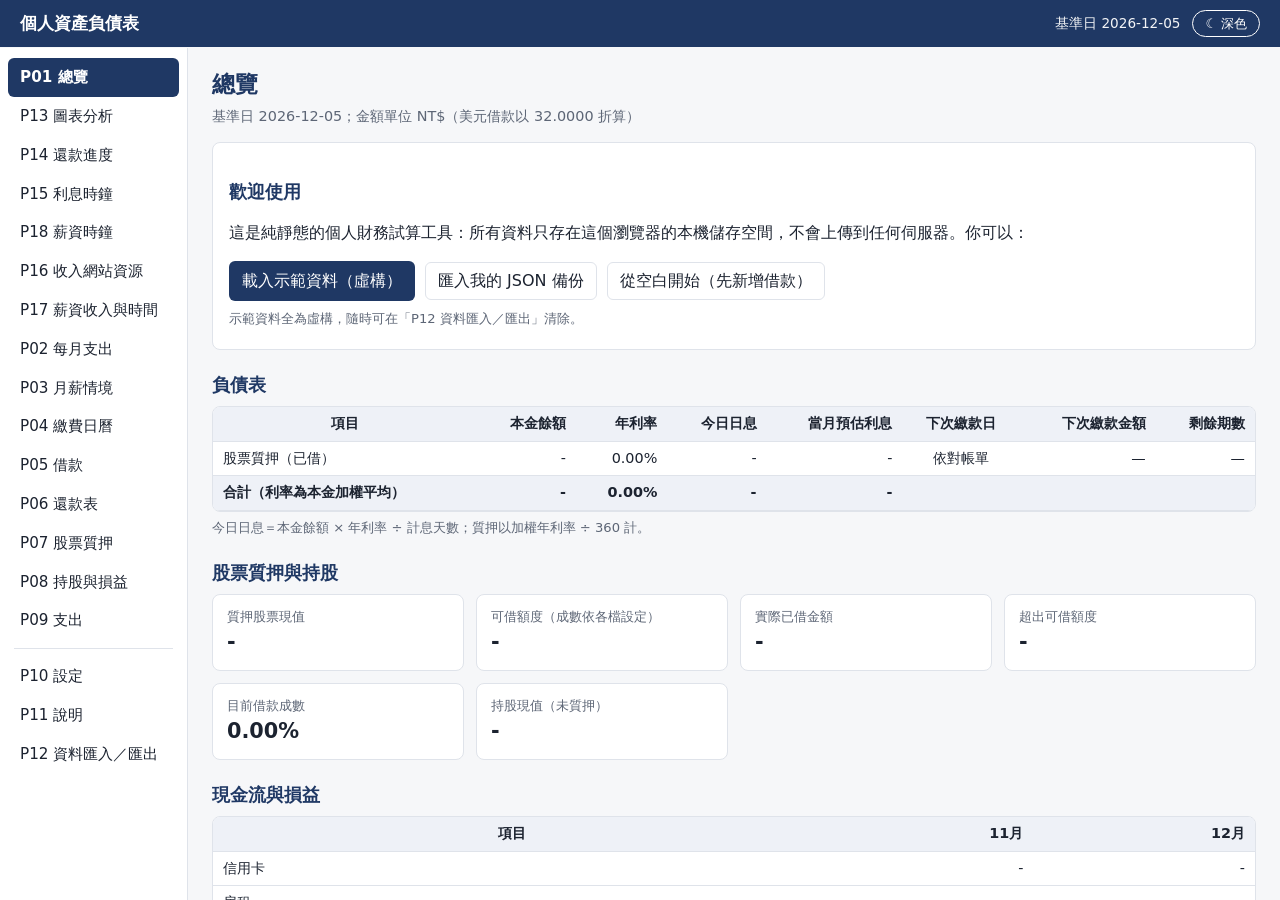
<file: index.html>
<!doctype html>
<html lang="zh-Hant">
<head>
<meta charset="utf-8">
<meta name="viewport" content="width=device-width, initial-scale=1, viewport-fit=cover">
<meta http-equiv="Content-Security-Policy" content="default-src 'self'; script-src 'self'; style-src 'self' 'sha256-3pRED1tOXas1FXFoPb9TGCjmYe9XQsmO9OV23khV2nY=' 'sha256-aSysLrDECVdJ6L+jLf8CC5QKLmwRuk/OZiZk9mYky8A='; img-src 'self' data:; connect-src 'self' https://www.twse.com.tw https://api.finmindtrade.com https://open.er-api.com https://cdn.jsdelivr.net; worker-src 'self' blob:; object-src 'none'; base-uri 'none'; form-action 'none'">
<meta name="referrer" content="no-referrer">
<meta name="robots" content="index,follow">
<meta name="description" content="純前端的個人財務試算工具：借款還款表、提前還款與利率變更、還款進度、每月現金流、股票質押與圖表分析。資料只存在你的瀏覽器，不會上傳；可離線使用。">
<link rel="canonical" href="https://ordinarycas.github.io/balance-sheet/">
<meta property="og:type" content="website">
<meta property="og:locale" content="zh_TW">
<meta property="og:site_name" content="個人資產負債表">
<meta property="og:title" content="個人資產負債表｜借款、還款進度與現金流試算">
<meta property="og:description" content="純前端的個人財務試算工具：資料只存在你的瀏覽器，不會上傳；可離線使用。">
<meta property="og:url" content="https://ordinarycas.github.io/balance-sheet/">
<meta property="og:image" content="https://ordinarycas.github.io/balance-sheet/icons/icon-512.png">
<meta name="twitter:card" content="summary">
<script type="application/ld+json">{"@context":"https://schema.org","@type":"WebApplication","name":"個人資產負債表","url":"https://ordinarycas.github.io/balance-sheet/","applicationCategory":"FinanceApplication","operatingSystem":"Any","inLanguage":"zh-Hant","description":"純前端的個人財務試算工具，資料只存在使用者的瀏覽器。","offers":{"@type":"Offer","price":"0","priceCurrency":"TWD"}}</script>
<meta name="color-scheme" content="light">
<title>個人資產負債表｜借款、還款進度與現金流試算</title>
<link rel="icon" href="icons/icon-192.png" type="image/png">
<link rel="manifest" href="manifest.webmanifest">
<meta name="theme-color" content="#1f3864">
<link rel="stylesheet" href="css/style.css">
</head>
<body>
<a class="skip" href="#main">跳到主要內容</a>
<header class="top">
  <div class="brand">個人資產負債表</div>
  <div class="top-meta" id="top-meta"></div>
  <button type="button" id="install-app" class="theme-toggle" hidden>安裝 App</button>
  <button type="button" id="theme-toggle" class="theme-toggle">☾ 深色</button>
</header>
<div class="layout">
  <nav id="nav" aria-label="主選單"></nav>
  <main id="main" tabindex="-1"><p class="muted">載入中…</p></main>
</div>
<div id="bottomnav" class="bottomnav" role="navigation" aria-label="主要功能"></div>
<div id="toasts" class="toasts" role="status" aria-live="polite"></div>
<noscript><p class="noscript">此網站需要啟用 JavaScript。資料只存在你的瀏覽器中，不會上傳。</p></noscript>
<script type="module" src="js/app.js"></script>
</body>
</html>
</file>
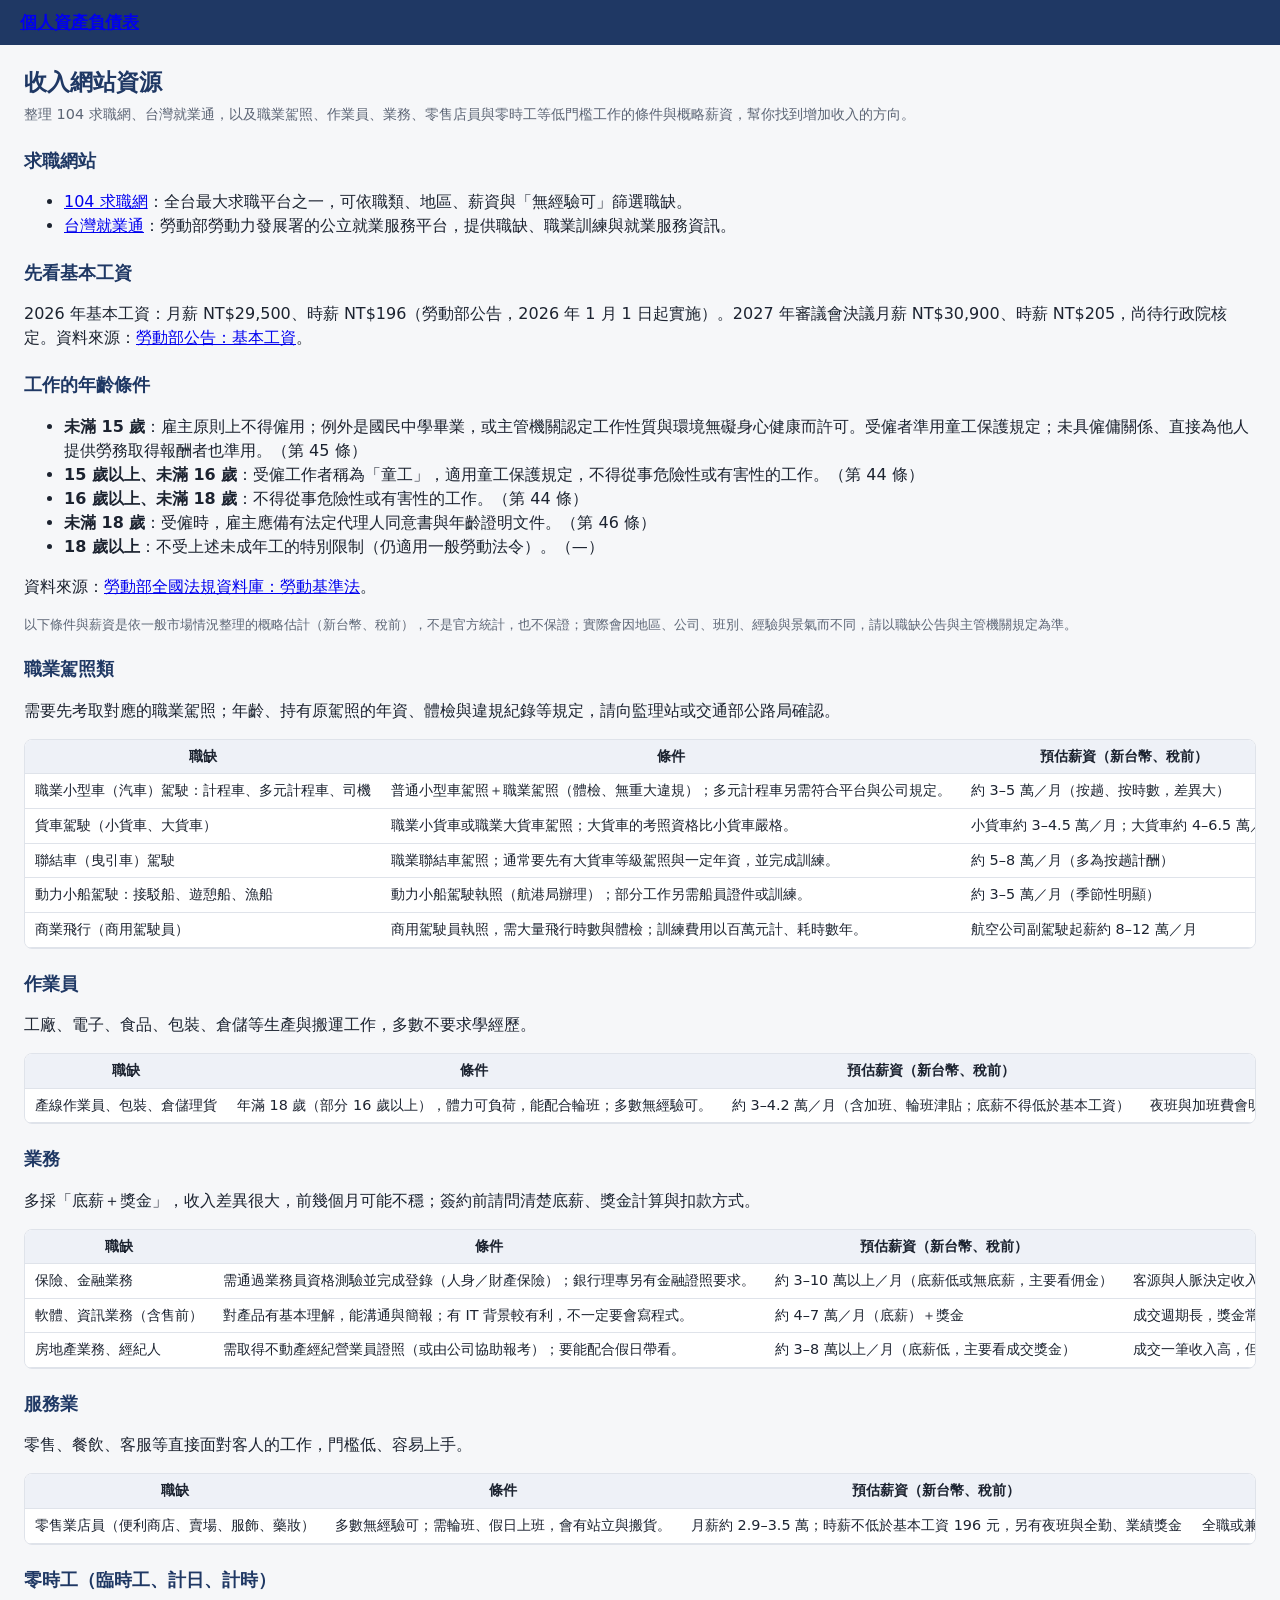
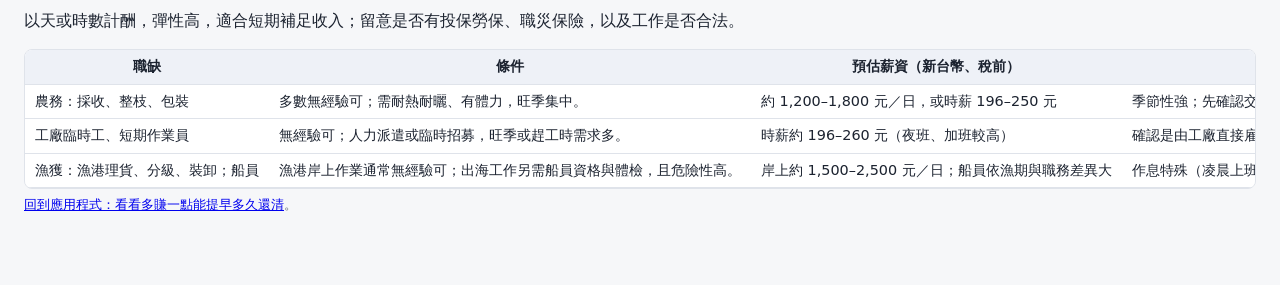
<file: income-resources.html>
<!doctype html>
<html lang="zh-Hant">
<head>
<meta charset="utf-8">
<meta name="viewport" content="width=device-width, initial-scale=1">
<meta http-equiv="Content-Security-Policy" content="default-src 'self'; script-src 'none'; style-src 'self'; img-src 'self' data:; object-src 'none'; base-uri 'none'; form-action 'none'">
<title>收入網站資源｜求職網站與低門檻工作的條件與預估薪資</title>
<meta name="description" content="整理 104 求職網、台灣就業通，以及職業駕照、作業員、業務、零售店員與零時工等低門檻工作的條件與概略薪資，幫你找到增加收入的方向。">
<meta name="robots" content="index,follow">
<link rel="canonical" href="https://ordinarycas.github.io/balance-sheet/income-resources.html">
<meta property="og:type" content="article">
<meta property="og:locale" content="zh_TW">
<meta property="og:title" content="收入網站資源｜求職網站與低門檻工作的條件與預估薪資">
<meta property="og:description" content="整理 104 求職網、台灣就業通，以及職業駕照、作業員、業務、零售店員與零時工等低門檻工作的條件與概略薪資，幫你找到增加收入的方向。">
<meta property="og:url" content="https://ordinarycas.github.io/balance-sheet/income-resources.html">
<meta property="og:image" content="https://ordinarycas.github.io/balance-sheet/icons/icon-512.png">
<meta name="twitter:card" content="summary">
<link rel="icon" href="icons/icon-192.png" type="image/png">
<link rel="stylesheet" href="css/style.css">
<script type="application/ld+json">{"@context":"https://schema.org","@type":"WebPage","name":"收入網站資源｜求職網站與低門檻工作的條件與預估薪資","description":"整理 104 求職網、台灣就業通，以及職業駕照、作業員、業務、零售店員與零時工等低門檻工作的條件與概略薪資，幫你找到增加收入的方向。","url":"https://ordinarycas.github.io/balance-sheet/income-resources.html","inLanguage":"zh-Hant","isPartOf":{"@type":"WebSite","name":"個人資產負債表","url":"https://ordinarycas.github.io/balance-sheet/"}}</script>
</head>
<body>
<header class="top"><div class="brand"><a href="./">個人資產負債表</a></div></header>
<main class="static-page">
<h1>收入網站資源</h1>
<p class="sub">整理 104 求職網、台灣就業通，以及職業駕照、作業員、業務、零售店員與零時工等低門檻工作的條件與概略薪資，幫你找到增加收入的方向。</p>
<section><h2>求職網站</h2>
<ul>
<li><a href="https://www.104.com.tw" rel="noopener noreferrer">104 求職網</a>：全台最大求職平台之一，可依職類、地區、薪資與「無經驗可」篩選職缺。</li>
<li><a href="https://www.taiwanjobs.gov.tw/Internet/Index/index.aspx" rel="noopener noreferrer">台灣就業通</a>：勞動部勞動力發展署的公立就業服務平台，提供職缺、職業訓練與就業服務資訊。</li>
</ul></section>
<section><h2>先看基本工資</h2>
<p>2026 年基本工資：月薪 NT$29,500、時薪 NT$196（勞動部公告，2026 年 1 月 1 日起實施）。2027 年審議會決議月薪 NT$30,900、時薪 NT$205，尚待行政院核定。資料來源：<a href="https://www.mol.gov.tw/1607/1632/1633/99195/post" rel="noopener noreferrer">勞動部公告：基本工資</a>。</p></section>
<section><h2>工作的年齡條件</h2>
<ul>
<li><strong>未滿 15 歲</strong>：雇主原則上不得僱用；例外是國民中學畢業，或主管機關認定工作性質與環境無礙身心健康而許可。受僱者準用童工保護規定；未具僱傭關係、直接為他人提供勞務取得報酬者也準用。（第 45 條）</li><li><strong>15 歲以上、未滿 16 歲</strong>：受僱工作者稱為「童工」，適用童工保護規定，不得從事危險性或有害性的工作。（第 44 條）</li><li><strong>16 歲以上、未滿 18 歲</strong>：不得從事危險性或有害性的工作。（第 44 條）</li><li><strong>未滿 18 歲</strong>：受僱時，雇主應備有法定代理人同意書與年齡證明文件。（第 46 條）</li><li><strong>18 歲以上</strong>：不受上述未成年工的特別限制（仍適用一般勞動法令）。（—）</li>
</ul>
<p>資料來源：<a href="https://laws.mol.gov.tw/flaw/FLAWDAT0201.aspx?id=FL014930&beginpos=5" rel="noopener noreferrer">勞動部全國法規資料庫：勞動基準法</a>。</p></section>
<p class="note">以下條件與薪資是依一般市場情況整理的概略估計（新台幣、稅前），不是官方統計，也不保證；實際會因地區、公司、班別、經驗與景氣而不同，請以職缺公告與主管機關規定為準。</p>
<section><h2>職業駕照類</h2>
<p>需要先考取對應的職業駕照；年齡、持有原駕照的年資、體檢與違規紀錄等規定，請向監理站或交通部公路局確認。</p>
<div class="tablewrap"><table><thead><tr><th>職缺</th><th>條件</th><th>預估薪資（新台幣、稅前）</th><th>備註</th></tr></thead><tbody>
<tr><td>職業小型車（汽車）駕駛：計程車、多元計程車、司機</td><td>普通小型車駕照＋職業駕照（體檢、無重大違規）；多元計程車另需符合平台與公司規定。</td><td>約 3–5 萬／月（按趟、按時數，差異大）</td><td>收入看工時與地區；車輛、油料、保險成本要先算清楚。</td></tr>
<tr><td>貨車駕駛（小貨車、大貨車）</td><td>職業小貨車或職業大貨車駕照；大貨車的考照資格比小貨車嚴格。</td><td>小貨車約 3–4.5 萬／月；大貨車約 4–6.5 萬／月</td><td>常見物流配送、搬運；有些按趟計酬，注意工時與裝卸工作。</td></tr>
<tr><td>聯結車（曳引車）駕駛</td><td>職業聯結車駕照；通常要先有大貨車等級駕照與一定年資，並完成訓練。</td><td>約 5–8 萬／月（多為按趟計酬）</td><td>工時長、責任重；跑長程或夜間的津貼較高。</td></tr>
<tr><td>動力小船駕駛：接駁船、遊憩船、漁船</td><td>動力小船駕駛執照（航港局辦理）；部分工作另需船員證件或訓練。</td><td>約 3–5 萬／月（季節性明顯）</td><td>旅遊旺季收入較高，淡季不穩；受天候影響大。</td></tr>
<tr><td>商業飛行（商用駕駛員）</td><td>商用駕駛員執照，需大量飛行時數與體檢；訓練費用以百萬元計、耗時數年。</td><td>航空公司副駕駛起薪約 8–12 萬／月</td><td>門檻其實不低：不適合作為短期增加收入的方式，投入前務必評估成本與回收期。</td></tr>
</tbody></table></div></section>
<section><h2>作業員</h2>
<p>工廠、電子、食品、包裝、倉儲等生產與搬運工作，多數不要求學經歷。</p>
<div class="tablewrap"><table><thead><tr><th>職缺</th><th>條件</th><th>預估薪資（新台幣、稅前）</th><th>備註</th></tr></thead><tbody>
<tr><td>產線作業員、包裝、倉儲理貨</td><td>年滿 18 歲（部分 16 歲以上），體力可負荷，能配合輪班；多數無經驗可。</td><td>約 3–4.2 萬／月（含加班、輪班津貼；底薪不得低於基本工資）</td><td>夜班與加班費會明顯拉高月收入；注意工廠位置與交通成本。</td></tr>
</tbody></table></div></section>
<section><h2>業務</h2>
<p>多採「底薪＋獎金」，收入差異很大，前幾個月可能不穩；簽約前請問清楚底薪、獎金計算與扣款方式。</p>
<div class="tablewrap"><table><thead><tr><th>職缺</th><th>條件</th><th>預估薪資（新台幣、稅前）</th><th>備註</th></tr></thead><tbody>
<tr><td>保險、金融業務</td><td>需通過業務員資格測驗並完成登錄（人身／財產保險）；銀行理專另有金融證照要求。</td><td>約 3–10 萬以上／月（底薪低或無底薪，主要看佣金）</td><td>客源與人脈決定收入；初期收入不穩，要預留生活費。</td></tr>
<tr><td>軟體、資訊業務（含售前）</td><td>對產品有基本理解，能溝通與簡報；有 IT 背景較有利，不一定要會寫程式。</td><td>約 4–7 萬／月（底薪）＋獎金</td><td>成交週期長，獎金常按季或按專案發放。</td></tr>
<tr><td>房地產業務、經紀人</td><td>需取得不動產經紀營業員證照（或由公司協助報考）；要能配合假日帶看。</td><td>約 3–8 萬以上／月（底薪低，主要看成交獎金）</td><td>成交一筆收入高，但沒成交可能只有底薪；市場景氣影響很大。</td></tr>
</tbody></table></div></section>
<section><h2>服務業</h2>
<p>零售、餐飲、客服等直接面對客人的工作，門檻低、容易上手。</p>
<div class="tablewrap"><table><thead><tr><th>職缺</th><th>條件</th><th>預估薪資（新台幣、稅前）</th><th>備註</th></tr></thead><tbody>
<tr><td>零售業店員（便利商店、賣場、服飾、藥妝）</td><td>多數無經驗可；需輪班、假日上班，會有站立與搬貨。</td><td>月薪約 2.9–3.5 萬；時薪不低於基本工資 196 元，另有夜班與全勤、業績獎金</td><td>全職或兼職皆有；夜班時薪通常較高。</td></tr>
</tbody></table></div></section>
<section><h2>零時工（臨時工、計日、計時）</h2>
<p>以天或時數計酬，彈性高，適合短期補足收入；留意是否有投保勞保、職災保險，以及工作是否合法。</p>
<div class="tablewrap"><table><thead><tr><th>職缺</th><th>條件</th><th>預估薪資（新台幣、稅前）</th><th>備註</th></tr></thead><tbody>
<tr><td>農務：採收、整枝、包裝</td><td>多數無經驗可；需耐熱耐曬、有體力，旺季集中。</td><td>約 1,200–1,800 元／日，或時薪 196–250 元</td><td>季節性強；先確認交通、午餐與工作時數。</td></tr>
<tr><td>工廠臨時工、短期作業員</td><td>無經驗可；人力派遣或臨時招募，旺季或趕工時需求多。</td><td>時薪約 196–260 元（夜班、加班較高）</td><td>確認是由工廠直接雇用或派遣公司，以及薪資發放日。</td></tr>
<tr><td>漁獲：漁港理貨、分級、裝卸；船員</td><td>漁港岸上作業通常無經驗可；出海工作另需船員資格與體檢，且危險性高。</td><td>岸上約 1,500–2,500 元／日；船員依漁期與職務差異大</td><td>作息特殊（凌晨上班）；出海前務必確認保險與合法聘僱。</td></tr>
</tbody></table></div></section>
<p class="note"><a href="./#/progress">回到應用程式：看看多賺一點能提早多久還清</a>。</p>
</main>
</body>
</html>
</file>
<file: css/style.css>
:root {
  --bg: #f6f7f9; --panel: #ffffff; --ink: #1c2330; --muted: #5d6676; --line: #dfe3ea;
  --accent: #1f3864; --accent-ink: #ffffff; --accent-soft: #e6ecf7;
  --neg: #b42318; --pos: #067647; --warn-bg: #fff4d6; --warn-ink: #7a4b00;
  --bad-bg: #fde8e4; --good-bg: #e6f4ea; --info-bg: #ddebf7; --today-bg: #ffe699; --head-bg: #eef1f7;
  --c1: #2f5da8; --c2: #d98324; --c3: #3a9a6a; --c4: #8a5cc2; --c5: #c8453b;
  --radius: 8px; --font: "Noto Sans TC", "PingFang TC", "Microsoft JhengHei", system-ui, sans-serif;
}
@media (prefers-color-scheme: dark) {
  :root:not([data-theme="light"]) {
    --bg: #12161d; --panel: #1a202b; --ink: #e8ebf1; --muted: #9aa4b5; --line: #2c3544;
    --accent: #8fb0ee; --accent-ink: #101521; --accent-soft: #24304a;
    --neg: #ff8a7d; --pos: #5fd3a0; --warn-bg: #3d3216; --warn-ink: #ffd98a;
    --bad-bg: #44211d; --good-bg: #1d3a2b; --info-bg: #1f3350; --today-bg: #443a0e; --head-bg: #232b3a;
    --c1: #7aa2e8; --c2: #f0a24b; --c3: #6cd0a0; --c4: #b794e8; --c5: #f08a80;
  }
}
:root[data-theme="dark"] {
  --bg: #12161d; --panel: #1a202b; --ink: #e8ebf1; --muted: #9aa4b5; --line: #2c3544;
  --accent: #8fb0ee; --accent-ink: #101521; --accent-soft: #24304a;
  --neg: #ff8a7d; --pos: #5fd3a0; --warn-bg: #3d3216; --warn-ink: #ffd98a;
  --bad-bg: #44211d; --good-bg: #1d3a2b; --info-bg: #1f3350; --today-bg: #443a0e; --head-bg: #232b3a;
  --c1: #7aa2e8; --c2: #f0a24b; --c3: #6cd0a0; --c4: #b794e8; --c5: #f08a80;
}
* { box-sizing: border-box; }
html { font-size: 16px; }
body { margin: 0; background: var(--bg); color: var(--ink); font-family: var(--font); line-height: 1.5; }
.skip { position: absolute; left: -999px; top: 0; background: var(--accent); color: var(--accent-ink); padding: 8px 12px; z-index: 100; }
.skip:focus { left: 8px; top: 8px; }
.top { display: flex; align-items: center; justify-content: space-between; gap: 12px; padding: 10px 20px; background: var(--accent); color: var(--accent-ink); position: sticky; top: 0; z-index: 20; }
.brand { font-weight: 700; font-size: 1.05rem; }
.top-meta { font-size: .85rem; opacity: .95; text-align: right; }
.layout { display: grid; grid-template-columns: 188px minmax(0, 1fr); min-height: calc(100vh - 48px); }
nav { background: var(--panel); border-right: 1px solid var(--line); padding: 10px 8px; position: sticky; top: 48px; align-self: start; height: calc(100vh - 48px); overflow-y: auto; }
nav a { display: block; padding: 8px 12px; border-radius: 6px; color: var(--ink); text-decoration: none; font-size: .95rem; }
nav a:hover { background: var(--accent-soft); }
nav a[aria-current="page"] { background: var(--accent); color: var(--accent-ink); font-weight: 600; }
nav .sep { height: 1px; background: var(--line); margin: 8px 6px; }
main { padding: 20px 24px 64px; min-width: 0; }
main:focus { outline: none; }
h1 { font-size: 1.45rem; margin: 0 0 4px; color: var(--accent); }
h2 { font-size: 1.1rem; margin: 22px 0 8px; color: var(--accent); }
h3 { font-size: 1rem; margin: 14px 0 6px; }
.sub { color: var(--muted); margin: 0 0 14px; font-size: .9rem; }
.muted { color: var(--muted); }
.card { background: var(--panel); border: 1px solid var(--line); border-radius: var(--radius); padding: 14px 16px; margin: 10px 0; }
.grid { display: grid; gap: 12px; grid-template-columns: repeat(auto-fit, minmax(210px, 1fr)); }
.kpi { background: var(--panel); border: 1px solid var(--line); border-radius: var(--radius); padding: 12px 14px; }
.kpi .l { color: var(--muted); font-size: .82rem; }
.kpi .v { font-size: 1.3rem; font-weight: 700; font-variant-numeric: tabular-nums; }
.kpi.bad { background: var(--bad-bg); }
.kpi.good { background: var(--good-bg); }
.tablewrap { overflow: auto; border: 1px solid var(--line); border-radius: var(--radius); background: var(--panel); max-width: 100%; }
table { border-collapse: collapse; width: 100%; font-size: .9rem; }
th, td { padding: 6px 10px; border-bottom: 1px solid var(--line); white-space: nowrap; }
th { background: var(--head-bg); text-align: center; font-weight: 600; position: sticky; top: 0; z-index: 1; }
td.n, th.n { text-align: right; font-variant-numeric: tabular-nums; }
td.c { text-align: center; }
td.wrap { white-space: normal; min-width: 14em; }
tr.total td { background: var(--head-bg); font-weight: 700; }
tr.today td { background: var(--today-bg); font-weight: 700; }
tr.cur td { background: var(--info-bg); }
tr.past td { color: var(--muted); }
td.neg, .neg { color: var(--neg); }
td.pos, .pos { color: var(--pos); }
td.bad { background: var(--bad-bg); }
td.good { background: var(--good-bg); }
td.over { background: var(--bad-bg); color: var(--neg); font-weight: 700; }
.note { font-size: .82rem; color: var(--muted); margin: 6px 0; }
.banner { padding: 10px 14px; border-radius: var(--radius); margin: 10px 0; background: var(--warn-bg); color: var(--warn-ink); font-size: .9rem; }
.banner.info { background: var(--info-bg); color: var(--ink); }
.banner.error { background: var(--bad-bg); color: var(--neg); }
.tabs { display: flex; gap: 4px; flex-wrap: wrap; border-bottom: 1px solid var(--line); margin: 12px 0; }
.tabs button { background: none; border: 0; padding: 8px 14px; cursor: pointer; color: var(--muted); border-bottom: 3px solid transparent; font: inherit; }
.tabs button[aria-selected="true"] { color: var(--accent); border-bottom-color: var(--accent); font-weight: 600; }
.row { display: flex; gap: 10px; flex-wrap: wrap; align-items: center; margin: 8px 0; }
button, .btn { font: inherit; cursor: pointer; border: 1px solid var(--line); background: var(--panel); color: var(--ink); padding: 6px 12px; border-radius: 6px; }
button:hover { background: var(--accent-soft); }
button.primary { background: var(--accent); color: var(--accent-ink); border-color: var(--accent); }
button.primary:hover { filter: brightness(1.1); }
button.danger { color: var(--neg); border-color: var(--neg); }
button.small { padding: 2px 8px; font-size: .85rem; }
button:disabled { opacity: .5; cursor: not-allowed; }
:focus-visible { outline: 2px solid var(--accent); outline-offset: 2px; }
input, select, textarea { font: inherit; color: var(--ink); background: var(--panel); border: 1px solid var(--line); border-radius: 5px; padding: 4px 6px; min-width: 0; }
td input, td select { width: 100%; }
input.in, td input.in { background: #fff2cc; color: #0000ff; }
:root[data-theme="dark"] input.in, :root[data-theme="dark"] td input.in { background: #3a3317; color: #9db8ff; }
@media (prefers-color-scheme: dark) { :root:not([data-theme="light"]) input.in { background: #3a3317; color: #9db8ff; } }
input.invalid { border-color: var(--neg); background: var(--bad-bg); }
input[type="number"] { text-align: right; }
.field { display: flex; flex-direction: column; gap: 2px; font-size: .85rem; color: var(--muted); }
.field input, .field select { color: var(--ink); }
.formgrid { display: grid; gap: 10px 14px; grid-template-columns: repeat(auto-fill, minmax(170px, 1fr)); }
.pill { display: inline-block; padding: 1px 8px; border-radius: 99px; font-size: .78rem; background: var(--accent-soft); color: var(--accent); }
.pill.warn { background: var(--warn-bg); color: var(--warn-ink); }
.pill.bad { background: var(--bad-bg); color: var(--neg); }
.toasts { position: fixed; right: 16px; bottom: 16px; display: flex; flex-direction: column; gap: 8px; z-index: 50; max-width: min(420px, calc(100vw - 32px)); }
.toast { background: var(--ink); color: var(--bg); padding: 10px 14px; border-radius: 8px; box-shadow: 0 4px 16px rgba(0,0,0,.25); font-size: .9rem; white-space: pre-wrap; }
.toast.error { background: var(--neg); color: #fff; }
.tvwrap { position: relative; width: 100%; }
.tvchart { width: 100%; }
.tvtip { position: absolute; z-index: 5; pointer-events: none; background: var(--panel); color: var(--ink); border: 1px solid var(--line); border-radius: 6px; padding: 6px 10px; font-size: .82rem; box-shadow: 0 2px 8px rgba(0,0,0,.2); }
.legend { display: flex; gap: 14px; flex-wrap: wrap; font-size: .85rem; margin: 4px 0; }
.legend i { display: inline-block; width: 10px; height: 10px; border-radius: 2px; margin-right: 5px; }
.legend i.s1 { background: var(--c1); } .legend i.s2 { background: var(--c2); } .legend i.s3 { background: var(--c3); } .legend i.s4 { background: var(--c4); } .legend i.s5 { background: var(--c5); }
.vt { height: 480px; overflow: auto; position: relative; border: 1px solid var(--line); border-radius: var(--radius); background: var(--panel); }
.vt .vt-head, .vt .vt-row { display: grid; align-items: center; font-size: .88rem; }
.vt .vt-head { position: sticky; top: 0; background: var(--head-bg); font-weight: 600; z-index: 2; height: 32px; border-bottom: 1px solid var(--line); }
.vt .vt-row { position: absolute; left: 0; right: 0; height: 28px; border-bottom: 1px solid var(--line); }
.vt .vt-row.today { background: var(--today-bg); font-weight: 700; }
.vt .vt-row.past { color: var(--muted); }
.vt .vt-head span, .vt .vt-row span { padding: 0 8px; white-space: nowrap; overflow: hidden; text-overflow: ellipsis; }
.vt .n { text-align: right; font-variant-numeric: tabular-nums; }
.dropzone { border: 2px dashed var(--line); border-radius: var(--radius); padding: 22px; text-align: center; color: var(--muted); }
.dropzone.over { border-color: var(--accent); background: var(--accent-soft); }
details summary { cursor: pointer; font-weight: 600; margin: 6px 0; }
ul.plain { margin: 4px 0; padding-left: 1.2em; }
.noscript { padding: 20px; }
@media (max-width: 860px) {
  .layout { grid-template-columns: minmax(0, 1fr); }
  nav { position: static; height: auto; display: flex; flex-wrap: wrap; gap: 2px; border-right: 0; border-bottom: 1px solid var(--line); }
  nav .sep { display: none; }
  main { padding: 14px 16px 56px; }
  .top-meta { font-size: .75rem; }
}
@media print {
  .top, nav, .toasts, .no-print, .tabs, button { display: none !important; }
  .layout { display: block; }
  body { background: #fff; color: #000; }
  main { padding: 0; max-width: none; }
  .tablewrap { overflow: visible; border: 0; }
  tr.cur td { background: #ddebf7 !important; -webkit-print-color-adjust: exact; print-color-adjust: exact; }
}

/* ---- RWD 補強 ---- */
img, svg, canvas { max-width: 100%; }
.tablewrap { -webkit-overflow-scrolling: touch; }
.tablewrap table { min-width: max-content; }
@media (min-width: 861px) and (max-width: 1100px) {
  .layout { grid-template-columns: 160px minmax(0, 1fr); }
  main { padding: 16px 18px 56px; }
}
@media (max-width: 860px) {
  .top { padding: 8px 14px; position: static; flex-wrap: wrap; }
  .top-meta { text-align: left; }
  nav { flex-wrap: nowrap; overflow-x: auto; overflow-y: hidden; white-space: nowrap; padding: 6px; gap: 2px; position: sticky; top: 0; z-index: 15; height: auto; -webkit-overflow-scrolling: touch; }
  nav a { flex: 0 0 auto; padding: 10px 12px; }
  .grid { grid-template-columns: repeat(auto-fit, minmax(150px, 1fr)); }
  .formgrid { grid-template-columns: repeat(auto-fill, minmax(140px, 1fr)); }
  .vt { height: 60vh; }
  h1 { font-size: 1.3rem; }
}
@media (max-width: 560px) {
  html { font-size: 15px; }
  main { padding: 12px 12px 48px; }
  .card { padding: 10px 12px; }
  .kpi .v { font-size: 1.1rem; }
  /* 觸控目標與避免 iOS 聚焦時自動放大（輸入欄字級須 ≥16px） */
  input, select, textarea { font-size: 16px; min-height: 36px; }
  button, .btn { min-height: 38px; }
  button.small { min-height: 30px; }
  .row { gap: 8px; }
  .row > .field, .row > label.field { flex: 1 1 140px; }
  .tabs button { padding: 8px 10px; }
  th, td { padding: 6px 8px; }
  .toasts { left: 12px; right: 12px; bottom: 12px; max-width: none; }
  .dropzone { padding: 14px; }
  .legend { gap: 10px; }
}
@media (hover: none) { button:hover { background: var(--panel); } button.primary:hover { filter: none; } }
:root[data-theme="light"] { color-scheme: light; }
:root[data-theme="dark"] { color-scheme: dark; }

/* ---- 手機底部導覽列 ---- */
.bottomnav { display: none; }
.sheet { border: 0; padding: 0; background: var(--panel); color: var(--ink); }
.sheet::backdrop { background: rgba(0,0,0,.45); }
@media (max-width: 860px) {
  #nav { display: none; }
  .bottomnav { display: flex; position: fixed; left: 0; right: 0; bottom: 0; z-index: 30; background: var(--panel); border-top: 1px solid var(--line); padding-bottom: env(safe-area-inset-bottom); }
  .bottomnav a, .bottomnav button { flex: 1 1 0; min-width: 0; display: flex; flex-direction: column; align-items: center; justify-content: center; gap: 2px; min-height: 56px; padding: 6px 2px; font-size: .74rem; color: var(--muted); background: none; border: 0; border-radius: 0; text-decoration: none; cursor: pointer; font-family: inherit; }
  .bottomnav a[aria-current="page"], .bottomnav button[aria-current="page"] { color: var(--accent); font-weight: 700; }
  .bottomnav a:focus-visible, .bottomnav button:focus-visible { outline: 2px solid var(--accent); outline-offset: -3px; }
  main { padding-bottom: calc(84px + env(safe-area-inset-bottom)); }
  .toasts { bottom: calc(68px + env(safe-area-inset-bottom)); }
  .sheet { position: fixed; top: auto; bottom: 0; left: 0; margin: 0; width: 100%; max-width: none; border-radius: 16px 16px 0 0; padding: 14px 16px calc(18px + env(safe-area-inset-bottom)); overflow-y: auto; }
  .sheet-head { display: flex; justify-content: space-between; align-items: center; margin-bottom: 8px; }
  .sheet-title { font-size: .8rem; color: var(--muted); margin: 10px 0 4px; }
  .sheet-links { display: grid; grid-template-columns: repeat(auto-fill, minmax(120px, 1fr)); gap: 8px; }
  .sheet-links a { display: block; padding: 12px; text-align: center; border: 1px solid var(--line); border-radius: 8px; color: var(--ink); text-decoration: none; }
  .sheet-links a[aria-current="page"] { background: var(--accent); color: var(--accent-ink); border-color: var(--accent); font-weight: 600; }
}
@media print { .bottomnav, .sheet { display: none !important; } }

/* ---- 多引擎圖表 / 列印 ---- */
.tvchart { touch-action: pan-y; }
.d3chart { display: block; max-width: 100%; touch-action: pan-y; }
.chart-print { display: none; width: 100%; height: auto; }
.chart-engine { margin-left: auto; font-size: .8rem; padding: 2px 6px; }
.apexcharts-canvas { max-width: 100%; }
@media print {
  :root, :root[data-theme], :root:not([data-theme="light"]) {
    --bg: #fff; --panel: #fff; --ink: #000; --muted: #444; --line: #bbb; --head-bg: #eee;
    --c1: #2f5da8; --c2: #d98324; --c3: #3a9a6a; --c4: #8a5cc2; --c5: #c8453b; --neg: #b42318; --pos: #067647; --c6: #2a8f9e; --c7: #9a7b2f; --c8: #7a7f8c;
  }
  .tvwrap.snap .tvchart { display: none; }
  .tvwrap.snap .chart-print { display: block; }
  .tvwrap, .card, .kpi, tr { break-inside: avoid; }
  .chart-engine, .tvtip { display: none !important; }
  a { color: inherit; text-decoration: none; }
  @page { margin: 12mm; }
}

/* ---- 就地錯誤訊息、批次貼上 ---- */
.field-error { color: var(--neg); font-size: .8rem; margin-top: 2px; font-weight: 600; }
.field-error::before { content: "⚠ "; }
input.invalid, select.invalid { border-color: var(--neg); outline: 1px solid var(--neg); }
textarea.paste { width: 100%; max-width: 420px; font-family: inherit; }

/* ---- 頂欄主題切換 ---- */
.theme-toggle { background: transparent; color: var(--accent-ink); border: 1px solid currentColor; border-radius: 99px; padding: 3px 12px; font-size: .8rem; cursor: pointer; white-space: nowrap; min-height: 0; }
.theme-toggle:hover { background: rgba(255,255,255,.15); }
.top .top-meta { flex: 1; }

/* ---- 鍵盤焦點：所有可操作元素都有清楚的外框（a11y） ---- */
:focus-visible { outline: 2px solid var(--accent); outline-offset: 2px; }
input.in:focus-visible, select.in:focus-visible, textarea:focus-visible { outline-offset: 0; }
.top :focus-visible { outline-color: var(--accent-ink); }
.tablewrap:focus-visible, .vt:focus-visible { outline-offset: -2px; }
input[type="date"]:focus-within, input[type="month"]:focus-within { outline: 2px solid var(--accent); outline-offset: 0; }

/* 手機：篩選列欄位等高、對齊；虛擬表格表頭不透明 */
input[type=date], input[type=month] { min-height: 40px; box-sizing: border-box; width: 100%; min-width: 0; }
select { min-height: 40px; }
.vt .vt-head { background: var(--head-bg); box-shadow: 0 1px 0 var(--line); }
.vt .vt-head, .vt .vt-row { box-sizing: border-box; }
@media (max-width: 560px) {
  .vt .vt-head, .vt .vt-row { font-size: .82rem; }
  .vt .vt-head span, .vt .vt-row span { padding: 0 6px; }
  .row { align-items: flex-end; }
  .row > .field { flex: 1 1 45%; }
  .row > .field:has(input[type=search], input[type=text]) { flex-basis: 100%; }
  .toolbar > *, .filters > * { min-width: 0; }
  .toolbar button, .filters button { min-height: 40px; }
}

/* 設定頁：開關與說明對齊；外觀欄位頂端對齊 */
.toggle { margin: 10px 0; }
.toggle > label { display: flex; align-items: flex-start; gap: 10px; cursor: pointer; line-height: 1.4; }
.toggle input[type=checkbox] { flex: 0 0 auto; width: 20px; height: 20px; min-height: 0; margin: 1px 0 0; }
.toggle > p { margin: 4px 0 0 30px; }
.formgrid.appearance { grid-template-columns: repeat(auto-fit, minmax(150px, 1fr)); align-items: start; }
.steps { margin: 6px 0 6px 1.2em; padding: 0; line-height: 1.7; }
button.primary { background: var(--accent); color: var(--accent-ink); border-color: transparent; min-height: 40px; }
/* 每月支出：前一月／起始月份／後一月同一列 */
.stepper { display: grid; grid-template-columns: auto minmax(0, 1fr) auto; gap: 8px; align-items: end; margin: 8px 0; max-width: 520px; }
.stepper > button, .stepper > .field { margin: 0; }
.stepper > button:nth-child(4) { grid-column: 1 / -1; justify-self: start; }
@media (max-width: 560px) { .stepper > button { padding-inline: 10px; font-size: .9rem; } }

.build-info { margin: 28px 0 8px; font-size: .78rem; color: var(--muted); text-align: center; }
@media (max-width: 860px) { .brand { display: none; } .top-meta { flex: 1; } }

/* 比例圖（甜甜圈／比例條）與圖表分析頁 */
:root { --c6: #2a8f9e; --c7: #9a7b2f; --c8: #7a7f8c; }
:root[data-theme="dark"] { --c6: #6cc3d0; --c7: #d4b86a; --c8: #a3a9b8; }
@media (prefers-color-scheme: dark) { :root:not([data-theme="light"]) { --c6: #6cc3d0; --c7: #d4b86a; --c8: #a3a9b8; } }
.donut { margin: 10px 0 18px; }
.donut figcaption { font-weight: 600; margin-bottom: 6px; }
.donut-body { display: flex; gap: 16px; align-items: center; flex-wrap: wrap; }
.donut-svg { width: 150px; height: 150px; flex: 0 0 auto; }
.donut-svg .donut-c1 { font-size: 9px; font-weight: 700; fill: var(--ink); }
.donut-svg .donut-c2 { font-size: 7px; fill: var(--muted); }
.donut-list { list-style: none; margin: 0; padding: 0; flex: 1 1 220px; min-width: 0; }
.donut-list li { display: flex; align-items: baseline; gap: 8px; padding: 3px 0; border-bottom: 1px solid var(--line); font-size: .9rem; }
.donut-list .dl { flex: 1; min-width: 0; overflow-wrap: anywhere; }
.donut-list .dv { font-variant-numeric: tabular-nums; white-space: nowrap; color: var(--muted); }
.sw { display: inline-block; width: 10px; height: 10px; border-radius: 2px; flex: 0 0 auto; }
.ratiobar { display: flex; height: 22px; border-radius: 6px; overflow: hidden; border: 1px solid var(--line); margin: 6px 0 8px; }
.ratiobar .seg { display: block; height: 100%; }
.dn0 { stroke: var(--c1); } .dn1 { stroke: var(--c2); } .dn2 { stroke: var(--c3); } .dn3 { stroke: var(--c4); }
.dn4 { stroke: var(--c5); } .dn5 { stroke: var(--c6); } .dn6 { stroke: var(--c7); } .dn7 { stroke: var(--c8); }
.sw0 { background: var(--c1); } .sw1 { background: var(--c2); } .sw2 { background: var(--c3); } .sw3 { background: var(--c4); }
.sw4 { background: var(--c5); } .sw5 { background: var(--c6); } .sw6 { background: var(--c7); } .sw7 { background: var(--c8); }
.incomebar { display: flex; flex-wrap: wrap; gap: 10px; align-items: flex-end; margin: 8px 0; }
.incomebar .quick { display: flex; flex-wrap: wrap; gap: 6px; }
.chartgrid { display: grid; gap: 14px 24px; grid-template-columns: repeat(auto-fit, minmax(300px, 1fr)); }
@media print { .donut-svg { width: 130px; height: 130px; } .incomebar { display: none; } }

/* 倒數計時、本週底色、最近一筆加粗、自訂活動 */
.cdgrid { display: grid; gap: 12px; grid-template-columns: repeat(auto-fit, minmax(240px, 1fr)); margin: 10px 0 14px; }
.card.cd { padding: 12px 14px; }
.card.cd .l { font-size: .82rem; color: var(--muted); }
.card.cd .cd-big { font-size: 1.6rem; font-weight: 700; font-variant-numeric: tabular-nums; letter-spacing: .02em; margin: 2px 0; color: var(--accent); }
.card.cd.soon .cd-big { color: var(--neg); }
.card.cd .cd-main { font-size: .95rem; }
:root { --week-bg: #e8f5ec; }
:root[data-theme="dark"] { --week-bg: #1b3326; }
@media (prefers-color-scheme: dark) { :root:not([data-theme="light"]) { --week-bg: #1b3326; } }
tr.week td, tr.week { background: var(--week-bg); }
tr.today td, tr.today { background: var(--today-bg); }
tr.nextev td { font-weight: 700; }
tr.nextev td:first-child { box-shadow: inset 4px 0 0 var(--accent); }
button.linklike { background: none; border: 0; padding: 2px 4px; color: var(--accent); text-decoration: underline; cursor: pointer; font: inherit; min-height: 0; }
.formgrid.names { grid-template-columns: repeat(auto-fill, minmax(220px, 1fr)); }
@media print { tr.week td, tr.week { background: #eef7f0; } }

/* 類別篩選標籤、複選框對齊、可拖曳高度的底部面板 */
input[type=checkbox], input[type=radio] { min-height: 0; width: 18px; height: 18px; padding: 0; margin: 0; accent-color: var(--accent); flex: 0 0 auto; }
.chips { display: flex; flex-wrap: wrap; gap: 8px; align-items: center; margin: 10px 0 4px; }
.chip { display: inline-flex; align-items: center; gap: 6px; padding: 6px 12px; border: 1px solid var(--line); border-radius: 999px; background: var(--panel); cursor: pointer; line-height: 1.2; user-select: none; }
.chip:has(input:checked) { border-color: var(--accent); background: var(--accent-soft); color: var(--accent); font-weight: 600; }
.chip:has(input:focus-visible) { outline: 2px solid var(--accent); outline-offset: 2px; }
.row.actions { margin-top: 6px; }
.sheet-grip { display: none; }
.sheet-update { margin-top: 16px; width: 100%; padding: 12px; border: 1px dashed var(--line); border-radius: 8px; background: none; color: var(--accent); font-weight: 600; cursor: pointer; }
@media (max-width: 860px) {
  .sheet { max-height: 92vh; min-height: 160px; }
  .sheet.resizing { transition: none; user-select: none; }
  .sheet-grip { display: flex; justify-content: center; align-items: center; height: 28px; margin: -14px 0 0; cursor: ns-resize; touch-action: none; position: sticky; top: -14px; background: var(--panel); z-index: 1; }
  .sheet-grip span { width: 44px; height: 5px; border-radius: 3px; background: var(--muted); opacity: .6; }
  .sheet-grip:focus-visible { outline: 2px solid var(--accent); outline-offset: -2px; }
}

/* 還款進度 */
.pbar { height: 12px; border-radius: 999px; background: var(--accent-soft); border: 1px solid var(--line); overflow: hidden; margin: 8px 0; }
.pbar .pfill { display: block; height: 100%; background: var(--c3); border-radius: 999px; }
.cell-bar { display: flex; align-items: center; gap: 8px; min-width: 150px; }
.cell-bar .pbar { flex: 1; margin: 0; height: 10px; }
.cell-bar span { font-variant-numeric: tabular-nums; min-width: 4.2em; text-align: right; }
.wins li { padding: 3px 0; color: var(--pos); }

/* 時鐘（P15） */
.clk-wrap { display: flex; flex-direction: column; align-items: center; gap: 10px; margin: 8px 0 4px; }
.clk-dial { position: relative; width: min(320px, 86vw); aspect-ratio: 1; }
.clk-svg { width: 100%; height: 100%; display: block; }
.clk-face { fill: var(--panel); stroke: var(--line); stroke-width: 3; }
.clk-tick { stroke: var(--muted); stroke-width: 1; }
.clk-tick.major { stroke: var(--ink); stroke-width: 2.4; }
.clk-num { fill: var(--ink); font-size: 13px; font-weight: 600; }
.clk-hand { stroke-linecap: round; }
.clk-hand.hour { stroke: var(--ink); stroke-width: 5; }
.clk-hand.minute { stroke: var(--ink); stroke-width: 3.2; }
.clk-hand.second { stroke: var(--neg); stroke-width: 1.6; }
.clk-pin { fill: var(--neg); }
.clk-digital { font-size: 2.2rem; font-weight: 700; font-variant-numeric: tabular-nums; letter-spacing: .04em; }
.clk-pops { position: absolute; inset: 0; pointer-events: none; overflow: visible; }
.clk-pop { position: absolute; transform: translate(-50%, -50%); padding: 2px 8px; border-radius: 999px; background: var(--panel); border: 1px solid var(--neg); color: var(--neg); font-size: .8rem; font-weight: 700; font-variant-numeric: tabular-nums; white-space: nowrap; animation: clk-float 1.4s ease-out forwards; }
@keyframes clk-float { 0% { opacity: 0; transform: translate(-50%, -20%); } 15% { opacity: 1; } 100% { opacity: 0; transform: translate(-50%, -160%); } }
.clk-toggle { justify-content: flex-start; align-items: flex-start; flex-wrap: nowrap; gap: 8px; text-align: left; }
.clk-toggle input { margin-top: 4px; flex: none; }
.clk-toggle .in { margin-top: 0; }
@media (prefers-reduced-motion: reduce) { .clk-pop { animation: none; } }

/* 堆疊面積圖與熱力圖 */
.ar-fig, .hm-fig { margin: 10px 0 18px; }
.ar-fig figcaption, .hm-fig figcaption { font-weight: 600; margin-bottom: 6px; }
.ar-svg { width: 100%; max-width: 680px; height: auto; display: block; touch-action: pan-y; }
.ar-grid { stroke: var(--line); stroke-width: 1; }
.ar-base { stroke: var(--muted); stroke-width: 1; }
.ar-axis { fill: var(--muted); font-size: 10px; }
.ar { stroke: var(--panel); stroke-width: .8; fill-opacity: .88; }
.ar0 { fill: var(--c1); } .ar1 { fill: var(--c2); } .ar2 { fill: var(--c3); } .ar3 { fill: var(--c4); }
.ar4 { fill: var(--c5); } .ar5 { fill: var(--c6); } .ar6 { fill: var(--c7); } .ar7 { fill: var(--c8); }
.ar-guide { stroke: var(--ink); stroke-width: 1; stroke-dasharray: 3 3; }
.ar-dot { fill: var(--ink); }
.ar-range { width: 100%; max-width: 680px; margin: 6px 0 0; }
.ar-readout { max-width: 680px; font-size: .9rem; }
.ar-list { list-style: none; margin: 4px 0 0; padding: 0; }
.ar-list li { display: flex; align-items: baseline; gap: 8px; padding: 2px 0; border-bottom: 1px solid var(--line); }
.ar-list li span:not(.dv) { flex: 1; min-width: 0; overflow-wrap: anywhere; }
.ar-list i, .legend i.sw0, .legend i.sw1, .legend i.sw2, .legend i.sw3, .legend i.sw4, .legend i.sw5, .legend i.sw6, .legend i.sw7 { display: inline-block; width: 10px; height: 10px; border-radius: 2px; flex: 0 0 auto; }
.ar-list .dv { font-variant-numeric: tabular-nums; color: var(--muted); white-space: nowrap; }
.ar-table { margin-top: 8px; }
.ar-table summary { cursor: pointer; color: var(--accent); }
table.heat { border-collapse: separate; border-spacing: 2px; width: 100%; }
table.heat th.hm-row { text-align: left; white-space: nowrap; font-weight: 500; padding-right: 10px; }
table.heat td.hm { text-align: center; min-width: 44px; border-radius: 4px; color: var(--ink); font-size: .8rem; }
table.heat td.hm0 { color: var(--muted); }
table.heat td.hm1 { background: color-mix(in srgb, var(--c1) 10%, var(--panel)); }
table.heat td.hm2 { background: color-mix(in srgb, var(--c1) 20%, var(--panel)); }
table.heat td.hm3 { background: color-mix(in srgb, var(--c1) 30%, var(--panel)); }
table.heat td.hm4 { background: color-mix(in srgb, var(--c1) 40%, var(--panel)); }
table.heat td.hm5 { background: color-mix(in srgb, var(--c1) 50%, var(--panel)); font-weight: 700; }
table.heat .hm-tot { font-weight: 600; }
.hm-scale { display: flex; align-items: center; gap: 4px; font-size: .8rem; color: var(--muted); margin-top: 6px; }
.hm-scale i { display: inline-block; width: 22px; height: 12px; border-radius: 3px; border: 1px solid var(--line); }
.hm-scale i.hm1 { background: color-mix(in srgb, var(--c1) 10%, var(--panel)); } .hm-scale i.hm2 { background: color-mix(in srgb, var(--c1) 20%, var(--panel)); }
.hm-scale i.hm3 { background: color-mix(in srgb, var(--c1) 30%, var(--panel)); } .hm-scale i.hm4 { background: color-mix(in srgb, var(--c1) 40%, var(--panel)); }
.hm-scale i.hm5 { background: color-mix(in srgb, var(--c1) 50%, var(--panel)); }
@media print { .ar-range { display: none; } table.heat td.hm1, .hm-scale i.hm1 { background: #eaf0f9; } table.heat td.hm2, .hm-scale i.hm2 { background: #d5e1f3; } table.heat td.hm3, .hm-scale i.hm3 { background: #c0d1ed; } table.heat td.hm4, .hm-scale i.hm4 { background: #abc2e7; } table.heat td.hm5, .hm-scale i.hm5 { background: #96b3e1; } }

/* 日期熱力圖、螢幕閱讀器專用文字 */
.sr-only { position: absolute; width: 1px; height: 1px; margin: -1px; padding: 0; overflow: hidden; clip: rect(0 0 0 0); white-space: nowrap; border: 0; }
table.dayheat { table-layout: fixed; max-width: 640px; }
table.dayheat td.hm-day { height: 58px; padding: 3px 2px; vertical-align: top; text-align: center; position: relative; }
table.dayheat .hd { display: block; font-size: .72rem; color: var(--muted); text-align: left; padding-left: 3px; }
table.dayheat .hv { display: block; font-weight: 700; font-size: .85rem; }
table.dayheat .hc { display: block; font-size: .68rem; color: var(--muted); }
table.dayheat td.hm-empty { background: none; }

/* 時鐘：物理堆積、里程表數字 */
.clk-stage { position: relative; width: min(480px, 92vw); display: flex; flex-direction: column; align-items: center; gap: 10px; }
.clk-stage .clk-dial { flex: 0 0 auto; }
.clk-floor { display: none; }
.clk-stage.piling .clk-floor { display: block; height: 150px; width: 100%; }
.clk-phys { position: absolute; inset: 0; pointer-events: none; z-index: 2; overflow: hidden; }
.clk-bub { position: absolute; left: 0; top: 0; display: grid; place-items: center; border-radius: 999px; line-height: 1; box-sizing: border-box; background: color-mix(in srgb, var(--neg) 14%, var(--panel)); border: 1px solid var(--neg); color: var(--neg); font-size: 9px; font-weight: 700; font-variant-numeric: tabular-nums; letter-spacing: -.02em; will-change: transform; }
.clk-bub { pointer-events: auto; touch-action: none; cursor: grab; user-select: none; -webkit-user-select: none; }
.clk-bub.drag { cursor: grabbing; z-index: 1; box-shadow: 0 3px 10px rgba(0, 0, 0, .25); }
.clk-bub.squeeze { box-shadow: 0 0 0 3px color-mix(in srgb, currentColor 45%, transparent); }
.clk-bub.fade { pointer-events: none; opacity: 0; transition: transform .3s ease-in, opacity .3s ease-in; }
.clk-bub.merge { animation: clk-merge .35s ease-out; }
@keyframes clk-merge { 0% { box-shadow: 0 0 0 0 currentColor; } 40% { box-shadow: 0 0 0 6px transparent; filter: brightness(1.15); } 100% { box-shadow: 0 0 0 0 transparent; } }
.clk-tone-pos .clk-hand.second { stroke: var(--pos); }
.clk-tone-pos .clk-pin { fill: var(--pos); }
.clk-tone-pos .clk-pop { border-color: var(--pos); color: var(--pos); }
.clk-tone-pos .clk-bub { background: color-mix(in srgb, var(--pos) 14%, var(--panel)); border-color: var(--pos); color: var(--pos); }
.clk-controls { max-width: 560px; margin: 8px auto; }
.clk-controls .in { width: 5.5em; }
.clk-controls .note { text-align: left; }
.clk-accrued-grid + .table-wrap, .clk-accrued-grid { margin-bottom: 14px; }
.clk-pileinfo { text-align: center; margin: 4px 0; }
.clk-pileinfo:empty { display: none; }
table.dayheat .hd, table.dayheat .hc { color: var(--ink); }

/* 比例圖：手機版甜甜圈置中、清單最後一列為合計 */
.donut-list li.total { font-weight: 700; border-top: 2px solid var(--line); border-bottom: 0; }
.donut-list li.total .dv { color: var(--ink); }
@media (max-width: 860px) { .donut-body { justify-content: center; } .donut-svg { margin: 0 auto; } }

/* 里程表數字 */
.rn { display: inline-flex; font-variant-numeric: tabular-nums; }
.rn .rd { display: inline-block; overflow: hidden; width: 1ch; height: 1.25em; line-height: 1.25em; vertical-align: bottom; }
.rn .col { display: block; transition: transform .11s linear; will-change: transform; }
.rn .col span { display: block; height: 1.25em; line-height: 1.25em; text-align: center; }
.rn .rs { display: inline-block; height: 1.25em; line-height: 1.25em; }
@media (prefers-reduced-motion: reduce) { .rn .col { transition: none; } }

/* P17 手機版：輸入框一列一個，不超出畫面 */
.lifeform { min-width: 0; }
.lifeform .incomebar > * { min-width: 0; }
.lifeform .field, .lifeform .field input, .lifeform .field select { max-width: 100%; box-sizing: border-box; }
.lifeform .clk-toggle { justify-content: flex-start; align-items: flex-start; flex-wrap: nowrap; }
.lifeform .clk-toggle input { margin-top: 4px; flex: none; }
.lifeform .incomebar { align-items: flex-start; }
.lifeform .incomebar > * { flex: 1 1 200px; }
.lifeform .field { display: flex; flex-direction: column; gap: 4px; }
.lifeform .field input, .lifeform .field select { width: 100%; }
@media (max-width: 640px) {
  .lifeform .incomebar { flex-direction: column; align-items: stretch; }
  .lifeform .incomebar > * { width: 100%; }
  .lifeform .field input, .lifeform .field select { width: 100%; }
}

/* P17 圖表 */
.lc-fig { margin: 10px 0 18px; }
.lc-fig figcaption { font-weight: 600; margin-bottom: 6px; }
.lc-svg { width: 100%; height: auto; display: block; }
.lc-past { fill: var(--muted); } .lc-work { fill: var(--c1); } .lc-rest { fill: var(--c3); }
.lc-fig .sw.lc-past { background: var(--muted); } .lc-fig .sw.lc-work { background: var(--c1); } .lc-fig .sw.lc-rest { background: var(--c3); }
.lc-tick { stroke: var(--muted); stroke-width: 1; stroke-dasharray: 2 2; }
.lc-axis { fill: var(--muted); font-size: 10px; }
.lc-law { font-size: 9px; }
.lc-in { fill: var(--accent-ink); font-size: 11px; font-weight: 600; }
.lc-grid { stroke: var(--line); stroke-width: 1; }
.lc-base { stroke: var(--muted); stroke-width: 1; }
.lc-area { fill: var(--c1); opacity: .22; }
.lc-line { fill: none; stroke: var(--c1); stroke-width: 2.5; }
.lc-dot { fill: var(--c1); stroke: var(--panel); stroke-width: 2; }
.lc-in2 { fill: var(--ink); font-size: 11px; font-weight: 600; }
.lc-lab { fill: var(--ink); font-size: 11px; }
.lc-val { fill: var(--ink); font-size: 11px; font-weight: 600; }
.lc-pos { fill: var(--c3); } .lc-neg { fill: var(--neg); } .lc-sumbar { fill: var(--c1); }
.lc-line.late { stroke: var(--c2); stroke-dasharray: 6 4; }
.lc-fig .sw.lc-late-sw { background: var(--c2); }
.lc-stage { fill: var(--c2); } .lc-lane.past .lc-stage { fill: var(--muted); opacity: .6; }
.lc-stg { fill: var(--ink); font-size: 12px; }
.lc-line.base { stroke: var(--c3); stroke-dasharray: 2 4; stroke-linecap: round; }
.lc-fig .sw.lc-base-sw { background: var(--c3); }
.lc-in2.base { fill: var(--pos); }
.lc-xtick { stroke: var(--muted); stroke-width: 1; opacity: .6; } .lc-xtick.major { opacity: 1; }
.lc-vgrid { stroke: var(--line); stroke-width: 1; opacity: .6; }
.lc-today { stroke: var(--muted); stroke-width: 1; stroke-dasharray: 3 3; }

/* 累積收入曲線：滑過／觸控顯示的十字線、Y 軸金額標籤與提示框 */
.lc-overlay { touch-action: pan-y; cursor: crosshair; }
.lc-cross { stroke: var(--muted); stroke-width: 1; stroke-dasharray: 3 3; }
.lc-tag { fill: var(--text); }
.lc-tagtxt { fill: var(--panel); font-size: 11px; font-weight: 600; }
.lc-tip { fill: var(--panel); stroke: var(--line); stroke-width: 1; }
.lc-tiptxt { fill: var(--text); font-size: 12px; }
.lc-tiptxt.strong { font-weight: 700; }
.lc-hdot { fill: var(--c1); stroke: var(--panel); stroke-width: 2; }
.lc-hdot.base { fill: var(--muted); }
.lc-hdot.late { fill: var(--c2, var(--muted)); }
/* 人生圖表：長按或拖曳時不要選取文字、不要跳出系統選單 */
.lc-svg, .lc-svg * { -webkit-user-select: none; user-select: none; -webkit-touch-callout: none; -webkit-tap-highlight-color: transparent; }
</file>
